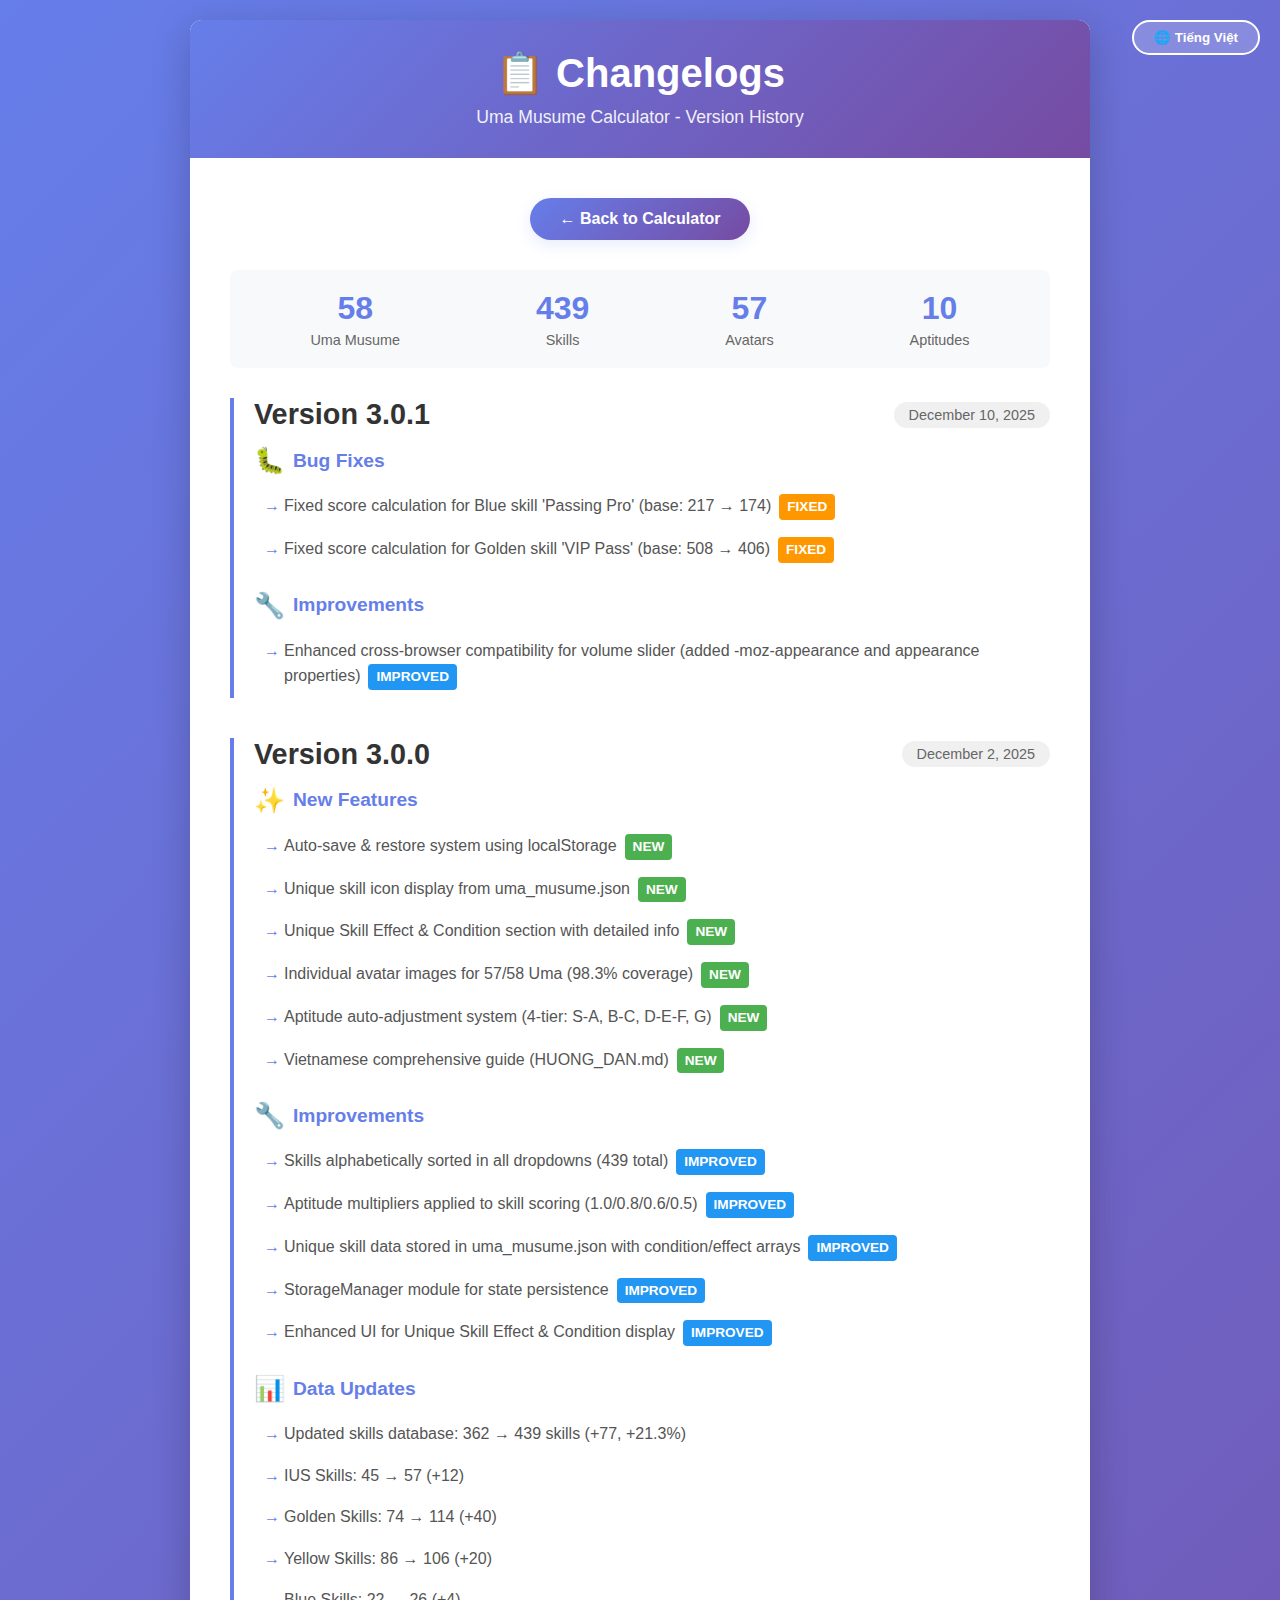
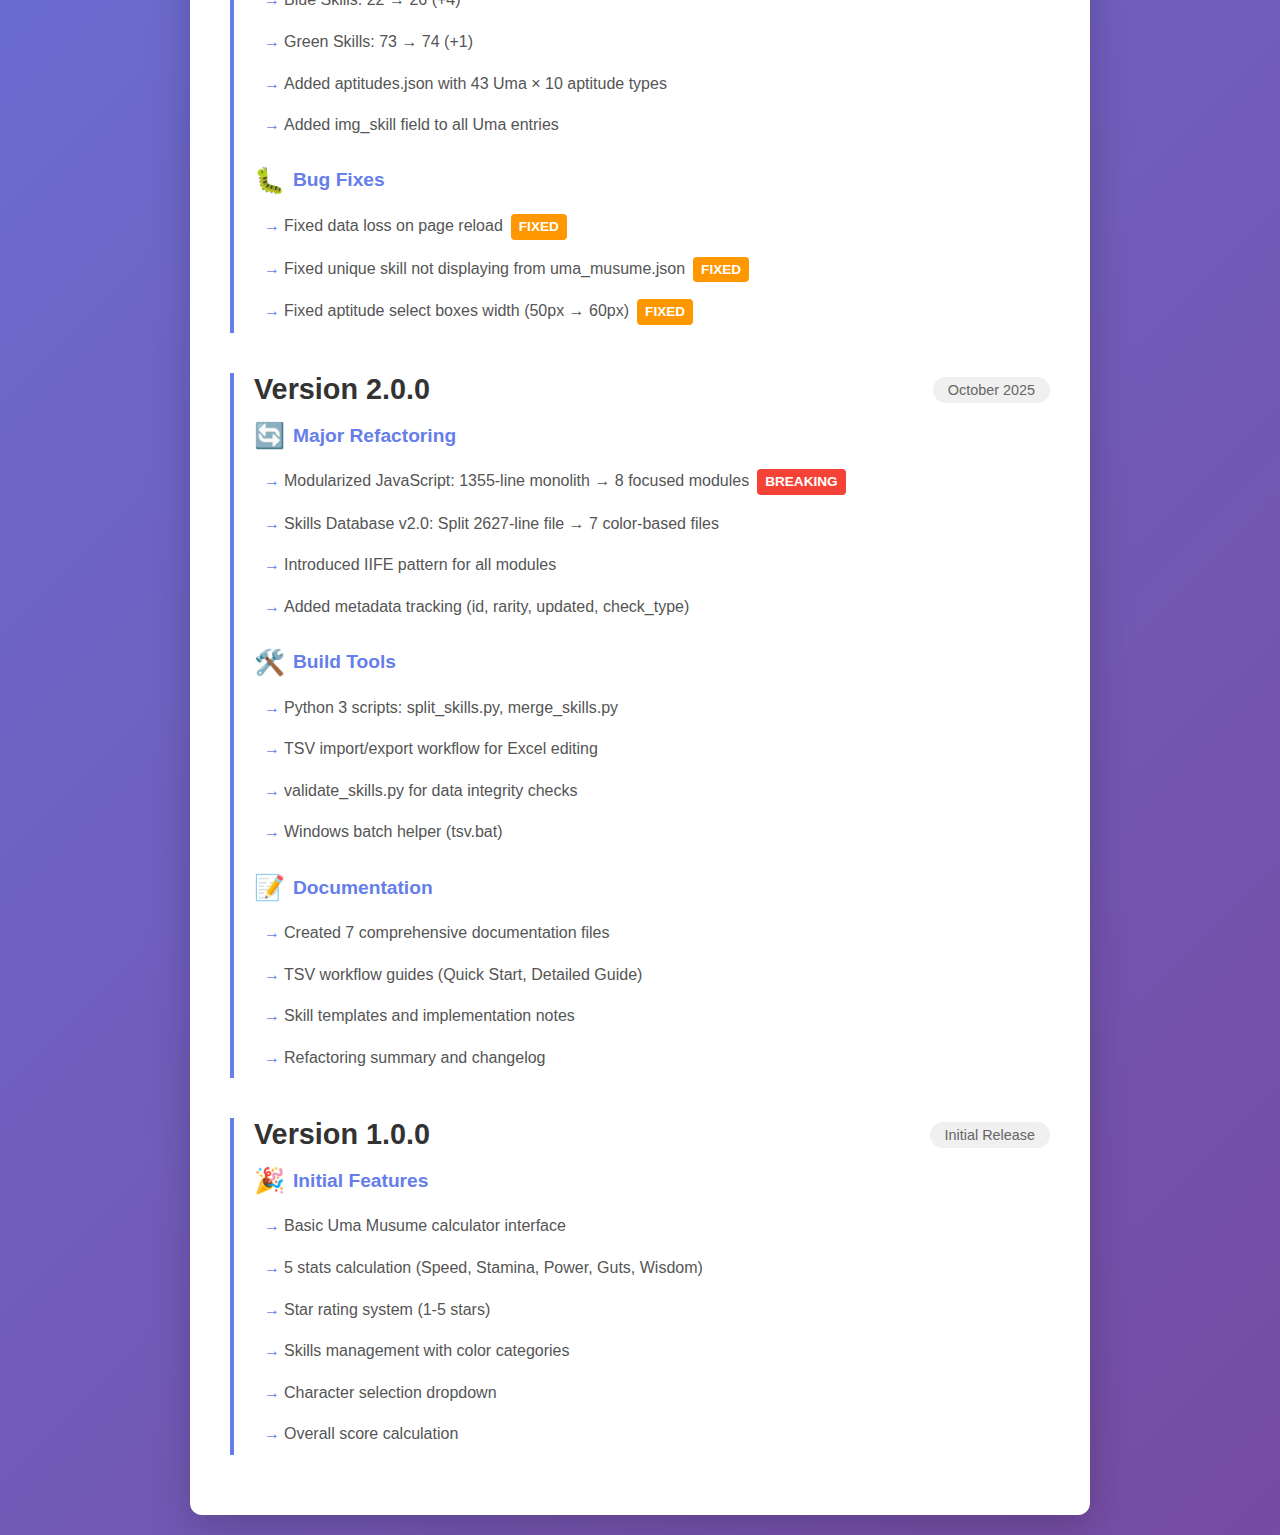
<file: assets/pages/changelogs.html>
<!DOCTYPE html>
<html lang="en">
<head>
    <meta charset="UTF-8">
    <meta name="viewport" content="width=device-width, initial-scale=1.0">
    <title>Changelogs - Uma Musume Calculator</title>
    <style>
        * {
            margin: 0;
            padding: 0;
            box-sizing: border-box;
        }

        body {
            font-family: 'Segoe UI', Tahoma, Geneva, Verdana, sans-serif;
            background: linear-gradient(135deg, #667eea 0%, #764ba2 100%);
            padding: 20px;
            min-height: 100vh;
        }

        .container {
            max-width: 900px;
            margin: 0 auto;
            background: white;
            border-radius: 12px;
            box-shadow: 0 10px 40px rgba(0, 0, 0, 0.2);
            overflow: hidden;
        }

        .header {
            background: linear-gradient(135deg, #667eea 0%, #764ba2 100%);
            color: white;
            padding: 30px;
            text-align: center;
        }

        .header h1 {
            font-size: 2.5em;
            margin-bottom: 10px;
        }

        .header p {
            font-size: 1.1em;
            opacity: 0.9;
        }

        .content {
            padding: 40px;
        }

        .changelog-section {
            margin-bottom: 40px;
            border-left: 4px solid #667eea;
            padding-left: 20px;
        }

        .changelog-section:last-child {
            margin-bottom: 0;
        }

        .version-header {
            display: flex;
            align-items: center;
            justify-content: space-between;
            margin-bottom: 15px;
            flex-wrap: wrap;
            gap: 10px;
        }

        .version-title {
            font-size: 1.8em;
            color: #333;
            font-weight: bold;
        }

        .version-date {
            background: #f0f0f0;
            padding: 5px 15px;
            border-radius: 20px;
            font-size: 0.9em;
            color: #666;
        }

        .change-category {
            margin-bottom: 20px;
        }

        .category-title {
            font-size: 1.2em;
            color: #667eea;
            font-weight: bold;
            margin-bottom: 10px;
            display: flex;
            align-items: center;
            gap: 8px;
        }

        .category-icon {
            font-size: 1.3em;
        }

        .change-list {
            list-style: none;
            padding-left: 0;
        }

        .change-list li {
            padding: 8px 0 8px 30px;
            position: relative;
            line-height: 1.6;
            color: #555;
        }

        .change-list li:before {
            content: "→";
            position: absolute;
            left: 10px;
            color: #667eea;
            font-weight: bold;
        }

        .badge {
            display: inline-block;
            padding: 2px 8px;
            border-radius: 4px;
            font-size: 0.85em;
            font-weight: bold;
            margin-left: 8px;
        }

        .badge-new {
            background: #4caf50;
            color: white;
        }

        .badge-improved {
            background: #2196f3;
            color: white;
        }

        .badge-fixed {
            background: #ff9800;
            color: white;
        }

        .badge-breaking {
            background: #f44336;
            color: white;
        }

        .back-button-wrapper {
            display: flex;
            justify-content: center;
            margin-bottom: 30px;
        }
        .back-button {
            display: inline-block;
            margin: 0 auto;
            padding: 12px 30px;
            background: linear-gradient(135deg, #667eea 0%, #764ba2 100%);
            color: white;
            text-decoration: none;
            border-radius: 25px;
            font-weight: bold;
            transition: transform 0.2s, box-shadow 0.2s;
            box-shadow: 0 5px 15px rgba(102, 126, 234, 0.15);
        }

        .back-button:hover {
            transform: translateY(-2px);
            box-shadow: 0 5px 15px rgba(102, 126, 234, 0.4);
        }

        .language-toggle {
            position: absolute;
            top: 20px;
            right: 20px;
            background: rgba(255, 255, 255, 0.2);
            border: 2px solid white;
            color: white;
            padding: 8px 20px;
            border-radius: 20px;
            cursor: pointer;
            font-weight: bold;
            transition: all 0.3s;
        }

        .language-toggle:hover {
            background: rgba(255, 255, 255, 0.3);
            transform: scale(1.05);
        }

        .stats-bar {
            background: #f8f9fa;
            padding: 20px;
            border-radius: 8px;
            margin-bottom: 30px;
            display: flex;
            justify-content: space-around;
            flex-wrap: wrap;
            gap: 15px;
        }

        .stat-item {
            text-align: center;
        }

        .stat-number {
            font-size: 2em;
            font-weight: bold;
            color: #667eea;
        }

        .stat-label {
            font-size: 0.9em;
            color: #666;
            margin-top: 5px;
        }

        @media (max-width: 600px) {
            .header h1 {
                font-size: 2em;
            }

            .content {
                padding: 20px;
            }

            .version-title {
                font-size: 1.5em;
            }
        }
    </style>
</head>
<body>
    <div class="container">
        <div class="header">
            <button class="language-toggle" onclick="toggleLanguage()">🌐 <span id="lang-btn-text">Tiếng Việt</span></button>
            <h1>📋 <span data-en="Changelogs" data-vi="Lịch Sử Cập Nhật">Changelogs</span></h1>
            <p><span data-en="Uma Musume Calculator - Version History" data-vi="Máy Tính Uma Musume - Lịch Sử Phiên Bản">Uma Musume Calculator - Version History</span></p>
        </div>

        <div class="content">
            <div class="back-button-wrapper">
                <a href="../../index.html" class="back-button"><span data-en="← Back to Calculator" data-vi="← Quay Về Máy Tính">← Back to Calculator</span></a>
            </div>
            <div class="stats-bar">
                <div class="stat-item">
                    <div class="stat-number">58</div>
                    <div class="stat-label" data-en="Uma Musume" data-vi="Uma Musume">Uma Musume</div>
                </div>
                <div class="stat-item">
                    <div class="stat-number">439</div>
                    <div class="stat-label" data-en="Skills" data-vi="Kỹ Năng">Skills</div>
                </div>
                <div class="stat-item">
                    <div class="stat-number">57</div>
                    <div class="stat-label" data-en="Avatars" data-vi="Hình Đại Diện">Avatars</div>
                </div>
                <div class="stat-item">
                    <div class="stat-number">10</div>
                    <div class="stat-label" data-en="Aptitudes" data-vi="Năng Khiếu">Aptitudes</div>
                </div>
            </div>

            <!-- Version 3.0.1 -->
            <div class="changelog-section">
                <div class="version-header">
                    <span class="version-title">Version 3.0.1</span>
                    <span class="version-date">December 10, 2025</span>
                </div>

                <div class="change-category">
                    <div class="category-title">
                        <span class="category-icon">🐛</span>
                        <span data-en="Bug Fixes" data-vi="Sửa Lỗi">Bug Fixes</span>
                    </div>
                    <ul class="change-list">
                        <li><span data-en="Fixed score calculation for Blue skill 'Passing Pro' (base: 217 → 174)" data-vi="Sửa tính điểm cho kỹ năng Blue 'Passing Pro' (cơ bản: 217 → 174)">Fixed score calculation for Blue skill 'Passing Pro' (base: 217 → 174)</span><span class="badge badge-fixed" data-en="FIXED" data-vi="ĐÃ SỬA">FIXED</span></li>
                        <li><span data-en="Fixed score calculation for Golden skill 'VIP Pass' (base: 508 → 406)" data-vi="Sửa tính điểm cho kỹ năng Golden 'VIP Pass' (cơ bản: 508 → 406)">Fixed score calculation for Golden skill 'VIP Pass' (base: 508 → 406)</span><span class="badge badge-fixed" data-en="FIXED" data-vi="ĐÃ SỬA">FIXED</span></li>
                    </ul>
                </div>

                <div class="change-category">
                    <div class="category-title">
                        <span class="category-icon">🔧</span>
                        <span data-en="Improvements" data-vi="Cải Tiến">Improvements</span>
                    </div>
                    <ul class="change-list">
                        <li><span data-en="Enhanced cross-browser compatibility for volume slider (added -moz-appearance and appearance properties)" data-vi="Cải thiện tương thích đa trình duyệt cho thanh âm lượng (thêm thuộc tính -moz-appearance và appearance)">Enhanced cross-browser compatibility for volume slider (added -moz-appearance and appearance properties)</span><span class="badge badge-improved" data-en="IMPROVED" data-vi="CẢI TIẾN">IMPROVED</span></li>
                    </ul>
                </div>
            </div>

            <!-- Version 3.0.0 -->
            <div class="changelog-section">
                <div class="version-header">
                    <span class="version-title">Version 3.0.0</span>
                    <span class="version-date">December 2, 2025</span>
                </div>

                <div class="change-category">
                    <div class="category-title">
                        <span class="category-icon">✨</span>
                        <span data-en="New Features" data-vi="Tính Năng Mới">New Features</span>
                    </div>
                    <ul class="change-list">
                        <li><span data-en="Auto-save & restore system using localStorage" data-vi="Hệ thống tự động lưu & khôi phục dữ liệu với localStorage">Auto-save & restore system using localStorage</span><span class="badge badge-new" data-en="NEW" data-vi="MỚI">NEW</span></li>
                        <li><span data-en="Unique skill icon display from uma_musume.json" data-vi="Hiển thị icon kỹ năng độc nhất từ uma_musume.json">Unique skill icon display from uma_musume.json</span><span class="badge badge-new" data-en="NEW" data-vi="MỚI">NEW</span></li>
                        <li><span data-en="Unique Skill Effect & Condition section with detailed info" data-vi="Mục Hiệu Ứng & Điều Kiện Kỹ Năng Độc Nhất với thông tin chi tiết">Unique Skill Effect & Condition section with detailed info</span><span class="badge badge-new" data-en="NEW" data-vi="MỚI">NEW</span></li>
                        <li><span data-en="Individual avatar images for 57/58 Uma (98.3% coverage)" data-vi="Hình đại diện riêng cho 57/58 Uma (bao phủ 98.3%)">Individual avatar images for 57/58 Uma (98.3% coverage)</span><span class="badge badge-new" data-en="NEW" data-vi="MỚI">NEW</span></li>
                        <li><span data-en="Aptitude auto-adjustment system (4-tier: S-A, B-C, D-E-F, G)" data-vi="Hệ thống tự động điều chỉnh năng khiếu (4 bậc: S-A, B-C, D-E-F, G)">Aptitude auto-adjustment system (4-tier: S-A, B-C, D-E-F, G)</span><span class="badge badge-new" data-en="NEW" data-vi="MỚI">NEW</span></li>
                        <li><span data-en="Vietnamese comprehensive guide (HUONG_DAN.md)" data-vi="Hướng dẫn toàn diện bằng tiếng Việt (HUONG_DAN.md)">Vietnamese comprehensive guide (HUONG_DAN.md)</span><span class="badge badge-new" data-en="NEW" data-vi="MỚI">NEW</span></li>
                    </ul>
                </div>

                <div class="change-category">
                    <div class="category-title">
                        <span class="category-icon">🔧</span>
                        <span data-en="Improvements" data-vi="Cải Tiến">Improvements</span>
                    </div>
                    <ul class="change-list">
                        <li><span data-en="Skills alphabetically sorted in all dropdowns (439 total)" data-vi="Kỹ năng sắp xếp theo thứ tự ABC trong tất cả dropdown (439 tổng)">Skills alphabetically sorted in all dropdowns (439 total)</span><span class="badge badge-improved" data-en="IMPROVED" data-vi="CẢI TIẾN">IMPROVED</span></li>
                        <li><span data-en="Aptitude multipliers applied to skill scoring (1.0/0.8/0.6/0.5)" data-vi="Hệ số năng khiếu áp dụng cho điểm kỹ năng (1.0/0.8/0.6/0.5)">Aptitude multipliers applied to skill scoring (1.0/0.8/0.6/0.5)</span><span class="badge badge-improved" data-en="IMPROVED" data-vi="CẢI TIẾN">IMPROVED</span></li>
                        <li><span data-en="Unique skill data stored in uma_musume.json with condition/effect arrays" data-vi="Dữ liệu kỹ năng độc nhất lưu trong uma_musume.json với mảng condition/effect">Unique skill data stored in uma_musume.json with condition/effect arrays</span><span class="badge badge-improved" data-en="IMPROVED" data-vi="CẢI TIẾN">IMPROVED</span></li>
                        <li><span data-en="StorageManager module for state persistence" data-vi="Module StorageManager để lưu trữ trạng thái">StorageManager module for state persistence</span><span class="badge badge-improved" data-en="IMPROVED" data-vi="CẢI TIẾN">IMPROVED</span></li>
                        <li><span data-en="Enhanced UI for Unique Skill Effect & Condition display" data-vi="Nâng cấp giao diện hiển thị Hiệu Ứng & Điều Kiện Kỹ Năng">Enhanced UI for Unique Skill Effect & Condition display</span><span class="badge badge-improved" data-en="IMPROVED" data-vi="CẢI TIẾN">IMPROVED</span></li>
                    </ul>
                </div>

                <div class="change-category">
                    <div class="category-title">
                        <span class="category-icon">📊</span>
                        <span data-en="Data Updates" data-vi="Cập Nhật Dữ Liệu">Data Updates</span>
                    </div>
                    <ul class="change-list">
                        <li><span data-en="Updated skills database: 362 → 439 skills (+77, +21.3%)" data-vi="Cập nhật cơ sở dữ liệu kỹ năng: 362 → 439 kỹ năng (+77, +21.3%)">Updated skills database: 362 → 439 skills (+77, +21.3%)</span></li>
                        <li><span data-en="IUS Skills: 45 → 57 (+12)" data-vi="Kỹ Năng IUS: 45 → 57 (+12)">IUS Skills: 45 → 57 (+12)</span></li>
                        <li><span data-en="Golden Skills: 74 → 114 (+40)" data-vi="Kỹ Năng Vàng: 74 → 114 (+40)">Golden Skills: 74 → 114 (+40)</span></li>
                        <li><span data-en="Yellow Skills: 86 → 106 (+20)" data-vi="Kỹ Năng Vàng Nhạt: 86 → 106 (+20)">Yellow Skills: 86 → 106 (+20)</span></li>
                        <li><span data-en="Blue Skills: 22 → 26 (+4)" data-vi="Kỹ Năng Xanh Dương: 22 → 26 (+4)">Blue Skills: 22 → 26 (+4)</span></li>
                        <li><span data-en="Green Skills: 73 → 74 (+1)" data-vi="Kỹ Năng Xanh Lá: 73 → 74 (+1)">Green Skills: 73 → 74 (+1)</span></li>
                        <li><span data-en="Added aptitudes.json with 43 Uma × 10 aptitude types" data-vi="Thêm aptitudes.json với 43 Uma × 10 loại năng khiếu">Added aptitudes.json with 43 Uma × 10 aptitude types</span></li>
                        <li><span data-en="Added img_skill field to all Uma entries" data-vi="Thêm trường img_skill cho tất cả các Uma">Added img_skill field to all Uma entries</span></li>
                    </ul>
                </div>

                <div class="change-category">
                    <div class="category-title">
                        <span class="category-icon">🐛</span>
                        <span data-en="Bug Fixes" data-vi="Sửa Lỗi">Bug Fixes</span>
                    </div>
                    <ul class="change-list">
                        <li><span data-en="Fixed data loss on page reload" data-vi="Sửa lỗi mất dữ liệu khi tải lại trang">Fixed data loss on page reload</span><span class="badge badge-fixed" data-en="FIXED" data-vi="ĐÃ SỬA">FIXED</span></li>
                        <li><span data-en="Fixed unique skill not displaying from uma_musume.json" data-vi="Sửa lỗi kỹ năng độc nhất không hiển thị từ uma_musume.json">Fixed unique skill not displaying from uma_musume.json</span><span class="badge badge-fixed" data-en="FIXED" data-vi="ĐÃ SỬA">FIXED</span></li>
                        <li><span data-en="Fixed aptitude select boxes width (50px → 60px)" data-vi="Sửa độ rộng ô chọn năng khiếu (50px → 60px)">Fixed aptitude select boxes width (50px → 60px)</span><span class="badge badge-fixed" data-en="FIXED" data-vi="ĐÃ SỬA">FIXED</span></li>
                    </ul>
                </div>
            </div>

            <!-- Version 2.0.0 -->
            <div class="changelog-section">
                <div class="version-header">
                    <span class="version-title">Version 2.0.0</span>
                    <span class="version-date" data-en="October 2025" data-vi="Tháng 10, 2025">October 2025</span>
                </div>

                <div class="change-category">
                    <div class="category-title">
                        <span class="category-icon">🔄</span>
                        <span data-en="Major Refactoring" data-vi="Tái Cấu Trúc Lớn">Major Refactoring</span>
                    </div>
                    <ul class="change-list">
                        <li><span data-en="Modularized JavaScript: 1355-line monolith → 8 focused modules" data-vi="Modular hóa JavaScript: Từ 1355 dòng khối lớn → 8 module tập trung">Modularized JavaScript: 1355-line monolith → 8 focused modules</span><span class="badge badge-breaking" data-en="BREAKING" data-vi="BREAKING">BREAKING</span></li>
                        <li><span data-en="Skills Database v2.0: Split 2627-line file → 7 color-based files" data-vi="Cơ sở dữ liệu Kỹ Năng v2.0: Tách file 2627 dòng → 7 file theo màu">Skills Database v2.0: Split 2627-line file → 7 color-based files</span></li>
                        <li><span data-en="Introduced IIFE pattern for all modules" data-vi="Áp dụng mẫu IIFE cho tất cả module">Introduced IIFE pattern for all modules</span></li>
                        <li><span data-en="Added metadata tracking (id, rarity, updated, check_type)" data-vi="Thêm theo dõi metadata (id, rarity, updated, check_type)">Added metadata tracking (id, rarity, updated, check_type)</span></li>
                    </ul>
                </div>

                <div class="change-category">
                    <div class="category-title">
                        <span class="category-icon">🛠️</span>
                        <span data-en="Build Tools" data-vi="Công Cụ Build">Build Tools</span>
                    </div>
                    <ul class="change-list">
                        <li><span data-en="Python 3 scripts: split_skills.py, merge_skills.py" data-vi="Script Python 3: split_skills.py, merge_skills.py">Python 3 scripts: split_skills.py, merge_skills.py</span></li>
                        <li><span data-en="TSV import/export workflow for Excel editing" data-vi="Quy trình import/export TSV để chỉnh sửa bằng Excel">TSV import/export workflow for Excel editing</span></li>
                        <li><span data-en="validate_skills.py for data integrity checks" data-vi="validate_skills.py để kiểm tra tính toàn vẹn dữ liệu">validate_skills.py for data integrity checks</span></li>
                        <li><span data-en="Windows batch helper (tsv.bat)" data-vi="Tiện ích batch Windows (tsv.bat)">Windows batch helper (tsv.bat)</span></li>
                    </ul>
                </div>

                <div class="change-category">
                    <div class="category-title">
                        <span class="category-icon">📝</span>
                        <span data-en="Documentation" data-vi="Tài Liệu">Documentation</span>
                    </div>
                    <ul class="change-list">
                        <li><span data-en="Created 7 comprehensive documentation files" data-vi="Tạo 7 file tài liệu toàn diện">Created 7 comprehensive documentation files</span></li>
                        <li><span data-en="TSV workflow guides (Quick Start, Detailed Guide)" data-vi="Hướng dẫn quy trình TSV (Khởi Đầu Nhanh, Hướng Dẫn Chi Tiết)">TSV workflow guides (Quick Start, Detailed Guide)</span></li>
                        <li><span data-en="Skill templates and implementation notes" data-vi="Mẫu kỹ năng và ghi chú triển khai">Skill templates and implementation notes</span></li>
                        <li><span data-en="Refactoring summary and changelog" data-vi="Tóm tắt tái cấu trúc và changelog">Refactoring summary and changelog</span></li>
                    </ul>
                </div>
            </div>

            <!-- Version 1.0.0 -->
            <div class="changelog-section">
                <div class="version-header">
                    <span class="version-title">Version 1.0.0</span>
                    <span class="version-date" data-en="Initial Release" data-vi="Phát Hành Ban Đầu">Initial Release</span>
                </div>

                <div class="change-category">
                    <div class="category-title">
                        <span class="category-icon">🎉</span>
                        <span data-en="Initial Features" data-vi="Tính Năng Ban Đầu">Initial Features</span>
                    </div>
                    <ul class="change-list">
                        <li><span data-en="Basic Uma Musume calculator interface" data-vi="Giao diện máy tính Uma Musume cơ bản">Basic Uma Musume calculator interface</span></li>
                        <li><span data-en="5 stats calculation (Speed, Stamina, Power, Guts, Wisdom)" data-vi="Tính toán 5 chỉ số (Tốc Độ, Thể Lực, Sức Mạnh, Can Đảm, Trí Tuệ)">5 stats calculation (Speed, Stamina, Power, Guts, Wisdom)</span></li>
                        <li><span data-en="Star rating system (1-5 stars)" data-vi="Hệ thống xếp hạng sao (1-5 sao)">Star rating system (1-5 stars)</span></li>
                        <li><span data-en="Skills management with color categories" data-vi="Quản lý kỹ năng theo danh mục màu">Skills management with color categories</span></li>
                        <li><span data-en="Character selection dropdown" data-vi="Menu chọn nhân vật">Character selection dropdown</span></li>
                        <li><span data-en="Overall score calculation" data-vi="Tính toán điểm tổng thể">Overall score calculation</span></li>
                    </ul>
                </div>
            </div>
        </div>
    </div>

    <script>

    <script>
        // Language toggle functionality
        let currentLang = localStorage.getItem('changelogLanguage') || 'en';

        function toggleLanguage() {
            currentLang = currentLang === 'en' ? 'vi' : 'en';
            localStorage.setItem('changelogLanguage', currentLang);
            updateLanguage();
        }

        function updateLanguage() {
            const elements = document.querySelectorAll('[data-en][data-vi]');
            const langBtnText = document.getElementById('lang-btn-text');
            
            elements.forEach(element => {
                if (currentLang === 'vi') {
                    element.textContent = element.getAttribute('data-vi');
                } else {
                    element.textContent = element.getAttribute('data-en');
                }
            });

            // Update button text
            if (langBtnText) {
                langBtnText.textContent = currentLang === 'en' ? 'Tiếng Việt' : 'English';
            }

            console.log(`Language switched to: ${currentLang}`);
        }

        // Initialize language on page load
        document.addEventListener('DOMContentLoaded', function() {
            updateLanguage();
        });
    </script>
</body>
</html>
</file>
